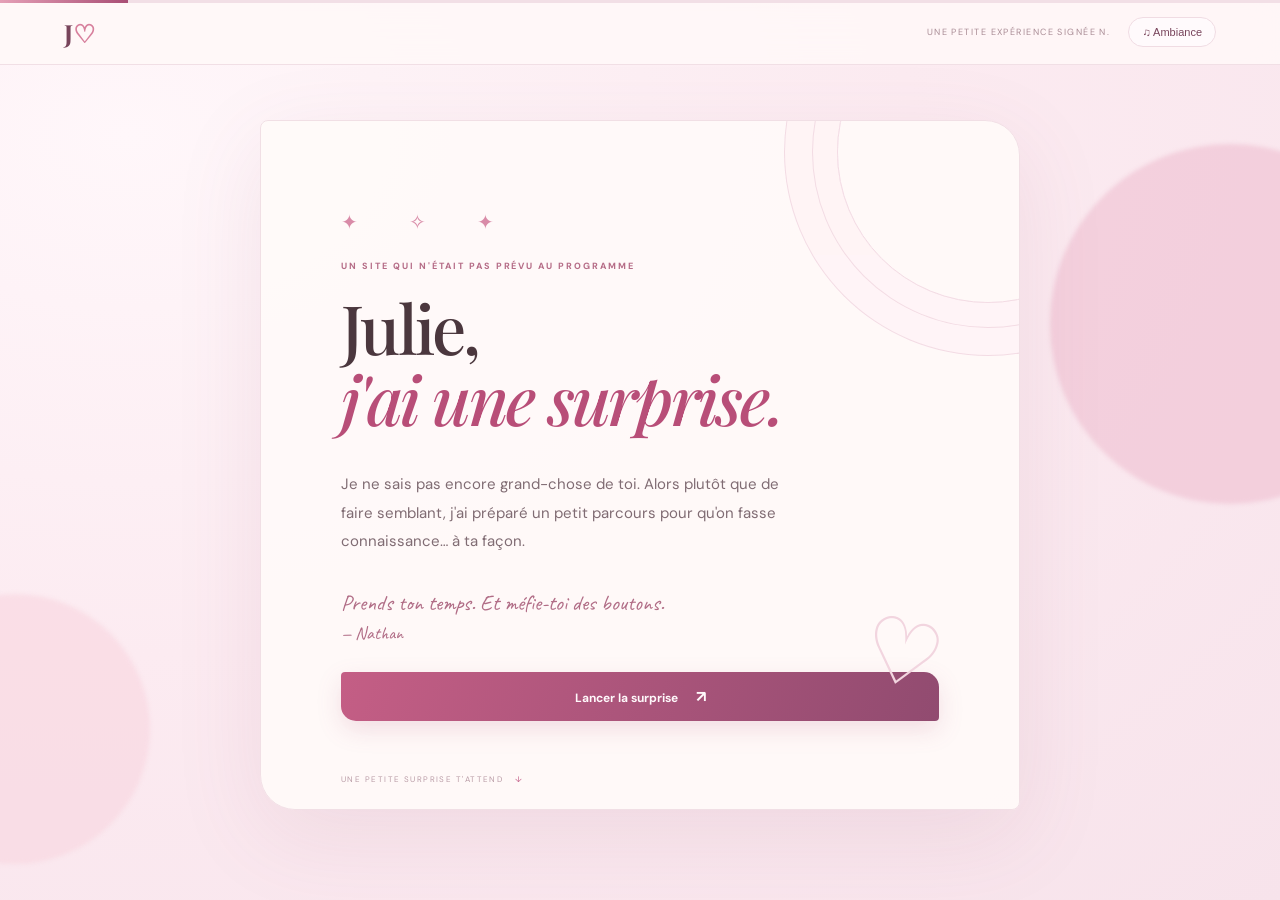
<file: index.html>
<!doctype html>
<html lang="fr">
<head>
<meta charset="utf-8"><meta name="viewport" content="width=device-width,initial-scale=1">
<meta name="theme-color" content="#fff0f4">
<title>Julie — une petite surprise</title>
<link rel="preconnect" href="https://fonts.googleapis.com">
<link href="https://fonts.googleapis.com/css2?family=DM+Sans:wght@400;500;600;700;800&family=Playfair+Display:ital,wght@0,500;0,600;0,700;1,500;1,600&family=Caveat:wght@500;600;700&display=swap" rel="stylesheet">
<link rel="stylesheet" href="style.css">
</head>
<body>
<div class="ambient a1"></div><div class="ambient a2"></div>
<header class="top"><a class="logo" href="#" aria-label="Accueil">J<span>♡</span></a><div class="top-right"><span>UNE PETITE EXPÉRIENCE SIGNÉE N.</span><button id="sound" class="sound">♫ <span>Ambiance</span></button></div></header>
<div class="progress"><i id="progress"></i></div>
<main>
<section class="page active" id="p0">
 <div class="hero">
  <div class="sparkle">✦ &nbsp; ✧ &nbsp; ✦</div><p class="kicker">UN SITE QUI N'ÉTAIT PAS PRÉVU AU PROGRAMME</p>
  <h1>Julie,<br><em>j'ai une surprise.</em></h1>
  <p class="hero-copy">Je ne sais pas encore grand-chose de toi. Alors plutôt que de faire semblant, j'ai préparé un petit parcours pour qu'on fasse connaissance… à ta façon.</p>
  <div class="hero-sign">Prends ton temps. Et méfie-toi des boutons. <span>— Nathan</span></div>
  <button class="btn primary" id="startVideo">Lancer la surprise <b>↗</b></button>
  <div class="scroll-hint">UNE PETITE SURPRISE T'ATTEND <span>↓</span></div>
 </div>
</section>

<section class="page" id="p1">
 <div class="sheet video-sheet">
  <p class="kicker">BON, ON COMMENCE PAR ÇA</p><h2>Une petite pause<br><em>avant les questions.</em></h2>
  <p class="sub">Regarde jusqu'au bout. Je ne dirai rien… pour le moment.</p>
  <div class="video-frame"><div class="video-glow"></div><video id="introVideo" controls playsinline preload="metadata"><source src="assets/intro-julie.mp4" type="video/mp4"></video><span class="video-tag">10 SECONDES DE SUSPENSE</span></div>
  <div class="hand">Voilà. Maintenant que tu es dans l'ambiance… on peut parler de toi.</div>
  <div class="nav"><button class="btn ghost back">← Revoir le début</button><button class="btn primary next">Je suis prête, je crois <b>→</b></button></div>
 </div>
</section>

<section class="page" id="p2">
 <div class="sheet">
  <p class="kicker">01 — PETITE PRÉSENTATION</p><h2>Qui se cache<br><em>derrière Julie ?</em></h2>
  <p class="sub">Promis, ce n'est pas un interrogatoire. Tu peux passer une question si tu préfères garder le mystère.</p>
  <label>Tu as des origines d'où ?</label><input data-key="origines" placeholder="Un pays, plusieurs, un joli mélange…">
  <label>Tu as grandi où ?</label><input data-key="origineVille" placeholder="Ville, région, ailleurs…">
  <label>Tu as des frères et sœurs ?</label><div class="choices" data-key="fratrie"><button>Fille unique</button><button>Un frère</button><button>Une sœur</button><button>Plusieurs frères et sœurs</button><button>Je garde le suspense</button></div>
  <label>Et dans la famille, tu es plutôt…</label><div class="choices" data-key="placeFamille"><button>L'aînée</button><button>La petite dernière</button><button>Au milieu</button><button>Ça dépend des jours 😇</button></div>
  <label>Trois mots pour te décrire ?</label><input data-key="troisMots" placeholder="Spontanée, drôle, réservée…">
  <div class="nav"><button class="btn ghost back">← Retour</button><button class="btn primary next">Suivant <b>→</b></button></div>
 </div>
</section>

<section class="page" id="p3">
 <div class="sheet">
  <p class="kicker">02 — LES PETITS DÉTAILS</p><h2>Ta personnalité,<br><em>version vraie.</em></h2>
  <label>Tu es plutôt…</label><div class="choices multi" data-key="personnalite"><button>Calme, mais pas tout le temps</button><button>Très sociable</button><button>Timide au début</button><button>Un peu imprévisible</button><button>Un mélange de tout ça</button></div>
  <label>Ta couleur préférée ? (choisis-en plusieurs si tu veux)</label><div class="palette multi" data-key="couleurs">
   <button><i style="background:#171719"></i>Noir</button><button><i style="background:#fff;border:1px solid #ddd"></i>Blanc</button><button><i style="background:#92949a"></i>Gris</button><button><i style="background:#5a86c5"></i>Bleu</button><button><i style="background:#ee9ebd"></i>Rose</button><button><i style="background:#c74751"></i>Rouge</button><button><i style="background:#5c9b75"></i>Vert</button>
  </div>
  <label>Qu'est-ce qui te met instantanément de bonne humeur ?</label><textarea data-key="bonneHumeur" placeholder="Une chanson, une personne, un endroit, un petit rien…"></textarea>
  <label>Ton dimanche parfait ?</label><div class="choices" data-key="dimanche"><button>Cocooning à la maison</button><button>Sortie improvisée</button><button>Famille / amis</button><button>Un peu de tout</button><button>Ça dépend de l'humeur</button></div>
  <div class="nav"><button class="btn ghost back">← Retour</button><button class="btn primary next">Suivant <b>→</b></button></div>
 </div>
</section>

<section class="page" id="p4">
 <div class="sheet">
  <p class="kicker">03 — TA VIE, TES ENVIES</p><h2>Et en dehors<br><em>des jolies photos ?</em></h2>
  <label>Tu travailles dans l'événementiel : qu'est-ce qui te plaît le plus dans ce domaine ?</label><textarea data-key="evenementiel" placeholder="L'organisation, la créativité, les rencontres, l'ambiance…"></textarea>
  <label>Tu as un projet qui te tient particulièrement à cœur ?</label><textarea data-key="projetCoeur" placeholder="Professionnel ou personnel…"></textarea>
  <label>Quand tu imagines ta vie dans 5 ans, tu te vois où ?</label><textarea data-key="dans5ans" placeholder="Un métier, une ville, des voyages, une vie de famille…"></textarea>
  <label>Le rêve que tu aimerais vraiment réaliser un jour ?</label><input data-key="reve" placeholder="Même un rêve un peu fou.">
  <div class="note">Petite parenthèse sur moi : je travaille dans la cybersécurité, mais j'ai aussi touché un peu au développement web. Alors qui sait… avec quelqu'un qui connaît l'événementiel, je pourrais peut-être créer des sites pour de beaux projets. Une future collaboration ? 👀</div>
  <div class="nav"><button class="btn ghost back">← Retour</button><button class="btn primary next">Suivant <b>→</b></button></div>
 </div>
</section>

<section class="page" id="p5">
 <div class="sheet">
  <p class="kicker">04 — LE PROGRAMME IDÉAL</p><h2>Si on avait<br><em>une journée libre…</em></h2>
  <p class="sub">Sélectionne toutes les activités qui te tentent. Je prends des notes pour les futures idées de sorties.</p>
  <div class="activity-grid multi" data-key="activites">
   <button class="activity"><span>01 / DÉCOUVERTE</span><b>Un aquarium</b><small>Un monde sous l'eau, tranquille et joli.</small></button>
   <button class="activity"><span>02 / CULTURE</span><b>Un musée ou une expo</b><small>Découvrir quelque chose et en parler après.</small></button>
   <button class="activity"><span>03 / GOURMAND</span><b>Un restaurant</b><small>Tester une bonne adresse, évidemment.</small></button>
   <button class="activity"><span>04 / FUN</span><b>Bowling / arcade</b><small>Avec un minimum de mauvaise foi si je perds.</small></button>
   <button class="activity"><span>05 / GRAND AIR</span><b>Une balade</b><small>Marcher, discuter, prendre l'air.</small></button>
   <button class="activity"><span>06 / CRÉATIF</span><b>Atelier / expérience</b><small>Cuisine, peinture, poterie… à découvrir.</small></button>
   <button class="activity"><span>07 / SPECTACLE</span><b>Concert / spectacle</b><small>Une belle ambiance et des souvenirs.</small></button>
   <button class="activity"><span>08 / SURPRISE</span><b>Tu choisis pour moi</b><small>Je te fais confiance… enfin presque.</small></button>
  </div>
  <label>Une activité que tu rêves de faire, même si elle n'est pas dans la liste ?</label><textarea data-key="activiteLibre" placeholder="Je suis ouvert aux propositions…"></textarea>
  <label>Et pour une soirée tranquille ?</label><div class="choices" data-key="soiree"><button>Film / série</button><button>Discuter pendant des heures</button><button>Jeux / défis</button><button>Sortir sur un coup de tête</button><button>Selon l'humeur</button></div>
  <div class="nav"><button class="btn ghost back">← Retour</button><button class="btn primary next">Suivant <b>→</b></button></div>
 </div>
</section>

<section class="page" id="p6">
 <div class="sheet">
  <p class="kicker">05 — PETIT TEST DE COMPATIBILITÉ</p><h2>On vérifie<br><em>deux-trois choses.</em></h2>
  <label>Pour voyager, tu es plutôt…</label><div class="choices" data-key="voyage"><button>Tout organiser</button><button>Partir à l'aventure</button><button>Un mélange des deux</button></div>
  <label>Pour communiquer, tu préfères…</label><div class="choices" data-key="communication"><button>Messages toute la journée</button><button>Appels</button><button>Vocaux de 5 minutes 😭</button><button>Ça dépend de la personne</button></div>
  <label>Qu'est-ce que tu apprécies le plus chez quelqu'un ?</label><div class="choices multi" data-key="qualites"><button>L'humour</button><button>La sincérité</button><button>L'attention</button><button>L'ambition</button><button>La douceur</button><button>La loyauté</button><button>La spontanéité</button></div>
  <label>Un détail qui peut te faire craquer chez quelqu'un ?</label><input data-key="detailCraquant" placeholder="Je prends des notes, promis.">
  <div class="hand">Certaines questions, je les garde pour une vraie conversation. C'est quand même mieux que de tout raconter derrière un écran.</div>
  <div class="nav"><button class="btn ghost back">← Retour</button><button class="btn primary next">Suivant <b>→</b></button></div>
 </div>
</section>

<section class="page" id="p7">
 <div class="sheet">
  <p class="kicker">06 — UNE OPTION, AUCUNE PRESSION</p><h2>Et si on se<br><em>voyait bientôt ?</em></h2>
  <p class="sub">Je te propose une petite option facultative. Si tu en as envie, indique-moi quand tu aimerais qu'on se rencontre. Si tu préfères discuter encore avant, c'est très bien aussi.</p>
  <div class="date-card">
   <div class="date-icon">♡</div><p class="date-title">Ton timing idéal</p>
   <div class="choices vertical" data-key="timing"><button>Dans les prochains jours</button><button>Dans les deux prochaines semaines</button><button>Le mois prochain</button><button>Quand nos agendas le permettront</button><button>Je préfère qu'on en reparle</button></div>
   <label>Tu as une date en tête ? (facultatif)</label><input type="date" data-key="dateSouhaitee">
   <label>Une période ou un jour qui t'arrange ?</label><input data-key="disponibilites" placeholder="Un week-end, après le travail…">
   <label>Tu imagines plutôt quoi pour ce premier moment ?</label><div class="choices" data-key="premierRdv"><button>Un café / verre</button><button>Un resto</button><button>Une activité</button><button>Une balade</button><button>Surprise, propose-moi</button></div>
  </div>
  <div class="note">Aucune date limite pour répondre, aucune obligation de dire oui. C'est juste pour savoir ce qui te ferait plaisir.</div>
  <div class="nav"><button class="btn ghost back">← Retour</button><button class="btn primary next">Encore une dernière page <b>→</b></button></div>
 </div>
</section>

<section class="page" id="p8">
 <div class="sheet finale">
  <div class="big-heart">♡</div><p class="kicker">DERNIÈRE PAGE — PROMIS</p>
  <h2>Julie, le plus<br><em>important reste à découvrir.</em></h2>
  <p>Je t'ai dit que je travaillais dans la cybersécurité, mais tu as maintenant la preuve que je peux aussi faire autre chose qu'aligner des lignes de code. 😄</p>
  <p>J'ai créé ce petit site pour sortir du classique « salut, ça va ? ». Je ne connais pas encore tes réponses, tes histoires, tes petites habitudes ou ce qui te fait rire. C'est justement ce qui rend la découverte intéressante.</p>
  <p>Merci d'avoir joué le jeu. Et si tu as souri au moins une fois, le développeur considère que le projet est validé.</p>
  <div class="signature">Nathan</div>
  <div class="monkey-trap"><p class="kicker">PS : UN DERNIER TRUC…</p><h3>Il y a un bouton suspect.</h3><p>Je te conseille de ne pas cliquer. Vraiment. Il n'apporte absolument rien à ta vie.</p><button class="btn primary" id="monkeyBtn">Surtout ne pas cliquer 🙈</button><small id="monkeyHint">Je t'aurai prévenue.</small></div>
  <div class="nav"><button class="btn ghost back">← Retour</button><button class="btn primary" id="showSummary">Voir mon récapitulatif <b>→</b></button></div>
 </div>
</section>

<section class="page" id="p9">
 <div class="sheet">
  <p class="kicker">TON PETIT CARNET</p><h2>Les réponses<br><em>de Julie.</em></h2>
  <p class="sub">Tu peux copier tes réponses et me les envoyer si tu en as envie. Rien n'est transmis automatiquement.</p>
  <div id="summary" class="summary"></div>
  <div class="nav"><button class="btn ghost" id="copy">Copier les réponses</button><button class="btn primary" id="restart">Recommencer ↻</button></div>
  <p class="privacy">Tes réponses restent dans cette page pendant ta visite. Elles ne sont envoyées à aucun serveur.</p>
 </div>
</section>
</main>
<button class="pause-fab" id="pauseFab" aria-label="Faire une pause">Ⅱ <span>Faire une pause</span></button>
<div class="pause-overlay" id="pauseOverlay" aria-hidden="true"><div class="pause-panel"><button class="close" id="closePause" aria-label="Fermer">×</button><p class="kicker">PETITE PAUSE BIEN MÉRITÉE</p><h2>On souffle<br><em>un instant ?</em></h2><p class="pause-copy">Pas besoin de répondre à tout d'un coup. Profite de cette petite parenthèse, et reprends quand tu veux.</p><div class="pause-video"><video id="pauseVideo" controls playsinline preload="metadata"><source src="assets/moment-de-pause.mp4" type="video/mp4"></video></div><button class="btn primary" id="resumePause">Reprendre les questions <b>→</b></button></div></div>
<div class="toast" id="toast"></div>
<div class="overlay" id="surprise" aria-hidden="true"><div class="popup"><button class="close" id="closePopup">×</button><p class="kicker">JE T'AVAIS PRÉVENUE.</p><img src="assets/singe-surprise.png" alt="Un chimpanzé fait un doigt d'honneur"><h2>Bon. On va dire que tu l'as cherché. 😭</h2><p>Allez, je plaisante. Merci d'avoir joué le jeu, Julie ♡</p><button class="btn primary" id="okPopup">Je retourne au calme</button></div></div>
<script src="script.js"></script>
</body></html>
</file>
<file: style.css>
*{box-sizing:border-box} :root{--ink:#45363a;--muted:#8d777e;--rose:#d77f9c;--hot:#b84e78;--pale:#fff1f5;--paper:#fffaf9;--line:#f0dce3;--wine:#78445b}
html{scroll-behavior:smooth}body{margin:0;background:radial-gradient(ellipse at 10% 15%,#fff7fa,#fcebf1 48%,#f7e3eb);color:var(--ink);font-family:"DM Sans",sans-serif;min-height:100vh;overflow-x:hidden}
.ambient{position:fixed;z-index:-1;border-radius:50%;filter:blur(2px);pointer-events:none}.a1{width:360px;height:360px;right:-130px;top:16%;background:#f1c4d4aa}.a2{width:270px;height:270px;left:-120px;bottom:4%;background:#f8d5df99}
.top{height:65px;position:fixed;top:0;left:0;right:0;z-index:10;display:flex;align-items:center;justify-content:space-between;padding:0 5vw;background:#fff8f8d9;backdrop-filter:blur(15px);border-bottom:1px solid #f1dfe5}
.logo{font:700 25px "Playfair Display";color:var(--wine);text-decoration:none}.logo span{color:var(--rose)}.top-right{display:flex;align-items:center;gap:18px;color:#a98b94;font-size:9px;letter-spacing:.16em}.sound{border:1px solid var(--line);border-radius:30px;background:#fffafc;color:var(--wine);padding:8px 13px;font-size:11px;cursor:pointer}
.progress{position:fixed;top:0;left:0;right:0;height:3px;z-index:12;background:#f2dfe6}.progress i{display:block;width:10%;height:100%;background:linear-gradient(90deg,#e5a0b7,#a94e75);transition:width .5s}
main{padding:65px 15px 35px}.page{display:none;min-height:calc(100vh - 100px);place-items:center;padding:35px 0}.page.active{display:grid;animation:pageIn .65s cubic-bezier(.2,.8,.2,1) both}@keyframes pageIn{from{opacity:0;transform:translateY(25px) scale(.985);filter:blur(4px)}to{opacity:1;transform:none;filter:none}}
.hero,.sheet{width:min(760px,100%);position:relative;background:#fffaf9ed;border:1px solid #f1dfe5;box-shadow:0 25px 90px #8f52691a;border-radius:8px 35px 8px 35px}
.hero{min-height:690px;padding:clamp(35px,8vw,80px);display:flex;flex-direction:column;justify-content:center;overflow:hidden}.hero:before{content:"";position:absolute;width:300px;height:300px;border:1px solid #f0d4df;border-radius:50%;right:-120px;top:-120px;box-shadow:0 0 0 24px #fff3f6,0 0 0 25px #f0d4df,0 0 0 52px #fff3f6,0 0 0 53px #f0d4df;opacity:.8}.hero:after{content:"♡";position:absolute;right:10%;bottom:15%;font:90px Georgia;color:#f2d5df;transform:rotate(14deg)}
.sparkle{color:#d98ba8;font-size:20px;letter-spacing:9px;margin-bottom:25px;animation:twinkle 2.4s infinite alternate}@keyframes twinkle{to{opacity:.35;transform:translateY(-5px)}}
.kicker{font-size:9px;letter-spacing:.22em;font-weight:800;color:#b66d88;margin:0 0 20px}.hero h1,h2{font:500 clamp(43px,8vw,68px)/1.04 "Playfair Display",serif;letter-spacing:-.04em;color:#4b373e;margin:0 0 22px}.hero h1 em,h2 em{color:var(--hot);font-weight:500}.hero-copy{max-width:470px;font-size:15px;line-height:1.9;color:#806c73}.hero-sign{font:22px Caveat,cursive;color:#b16d86;margin:18px 0 28px}.hero-sign span{display:block;font-size:18px;margin-top:5px}.btn{border:0;border-radius:4px 15px 4px 15px;padding:14px 19px;font:700 12px "DM Sans";cursor:pointer;transition:transform .2s,box-shadow .2s,background .2s}.btn:hover{transform:translateY(-3px);box-shadow:0 12px 25px #9d55732b}.primary{background:linear-gradient(110deg,#c45e85,#914b70);color:#fff9fb;box-shadow:0 9px 24px #b55c802c}.primary b{padding-left:15px;font-size:16px}.ghost{background:#fff7f9;border:1px solid var(--line);color:#95677a}.scroll-hint{position:absolute;bottom:25px;left:clamp(35px,8vw,80px);font-size:8px;letter-spacing:.18em;color:#b99ba5}.scroll-hint span{padding-left:8px;color:#c35f88}
.sheet{padding:clamp(26px,6vw,58px);line-height:1.8}.sheet h2{font-size:clamp(38px,6.8vw,57px)}.sub{font-size:14px;color:#8a747b;line-height:1.8;margin:0 0 25px;max-width:580px}
label{display:block;font-size:12px;font-weight:800;color:#674d58;margin:22px 0 8px}input,textarea{width:100%;border:1px solid #efdde4;border-radius:4px 13px 4px 13px;padding:13px 15px;background:#fffefe;color:#493840;font:14px "DM Sans";outline:none}input:focus,textarea:focus{border-color:#d58ba5;box-shadow:0 0 0 3px #e8a8bf2b}textarea{min-height:80px;resize:vertical}
.choices{display:flex;flex-wrap:wrap;gap:8px}.choices button{border:1px solid #efdce4;background:#fffefe;color:#795d69;padding:10px 14px;border-radius:30px;font:500 12px "DM Sans";cursor:pointer;transition:.2s}.choices button:hover{border-color:#d58ba5;transform:translateY(-2px)}.choices button.selected{background:#f7dce6;border-color:#ca7796;color:#79425c;box-shadow:inset 0 0 0 1px #d28ba4}.vertical{display:grid;grid-template-columns:1fr}
.palette{display:grid;grid-template-columns:repeat(4,1fr);gap:9px}.palette button{border:1px solid #efdce4;border-radius:13px;background:#fff;padding:10px 5px;color:#765d67;font-size:11px;cursor:pointer}.palette i{display:block;height:37px;border-radius:8px;margin-bottom:7px}.palette button.selected{outline:2px solid #c76d91;outline-offset:2px;background:#fff3f7}
.nav{display:flex;justify-content:space-between;gap:12px;margin-top:34px;padding-top:20px;border-top:1px solid #f2e3e8}.nav .btn{min-width:130px}
.hand{font:22px Caveat,cursive;color:#b36e88;background:#fff0f5;border-left:2px solid #d58ba5;padding:13px 17px;margin:24px 0}
.note{background:#fff0f5;border:1px solid #f1dce4;border-left:3px solid #d27b9b;padding:17px 19px;border-radius:4px 15px 4px 15px;font-size:13px;line-height:1.8;color:#805d6b;margin:23px 0}
.video-sheet{max-width:720px}.video-frame{position:relative;max-width:370px;margin:25px auto;background:#1e151a;padding:8px;border-radius:22px;box-shadow:0 22px 50px #5c29402c;transform:rotate(-1deg)}.video-frame video{width:100%;display:block;border-radius:15px;max-height:560px;background:#1d1419}.video-tag{position:absolute;bottom:18px;right:17px;background:#fff0f5e8;color:#8e4b68;font-size:8px;letter-spacing:.12em;padding:7px 10px;border-radius:30px;pointer-events:none}.video-glow{position:absolute;inset:-12px;border:1px solid #edc2d2;border-radius:28px;z-index:-1;transform:rotate(3deg)}
.activity-grid{display:grid;grid-template-columns:repeat(2,1fr);gap:11px;margin:22px 0}.activity{min-height:145px;text-align:left;border:1px solid #f0dce4;background:#fffdfd;border-radius:5px 19px 5px 19px;padding:17px;display:flex;flex-direction:column;gap:7px;cursor:pointer;transition:.25s;color:#654c57}.activity:hover{transform:translateY(-4px) rotate(-.5deg);box-shadow:0 13px 28px #8f52691a}.activity.selected{background:#fbe8ef;border-color:#cc7c9b;box-shadow:inset 0 0 0 1px #cc7c9b}.activity span{font-size:8px;letter-spacing:.14em;color:#c27b96}.activity b{font:600 21px "Playfair Display"}.activity small{font-size:11px;color:#987f88;line-height:1.5}
.date-card{border:1px solid #f0dce4;background:linear-gradient(140deg,#fff5f8,#fffdfb);padding:22px;border-radius:5px 22px 5px 22px}.date-icon{font-size:35px;color:#d47d9e}.date-title{font:25px "Playfair Display";color:#74475b;margin:0 0 15px}.finale{background:linear-gradient(145deg,#fffaf9,#fff0f5)}.big-heart{font-size:48px;color:#d67e9e;margin-bottom:10px;animation:heartbeat 1.8s infinite}@keyframes heartbeat{50%{transform:scale(1.13)}}.signature{font:32px Caveat,cursive;color:#b35d83;margin:20px 0}.monkey-trap{margin:32px 0 10px;padding:20px;background:#fff0f5;border:1px dashed #d99ab2;border-radius:18px 5px 18px 5px}.monkey-trap h3{font:26px "Playfair Display";margin:0 0 5px;color:#6b4555}.monkey-trap p:not(.kicker){font-size:12px;color:#90737e}.monkey-trap small{display:block;margin-top:10px;color:#b16c88;font:17px Caveat}
.summary{display:grid;grid-template-columns:1fr 1fr;gap:9px;margin:25px 0}.summary-item{padding:13px;border:1px solid #f0dce4;background:#fffdfd;border-radius:4px 13px 4px 13px}.summary-item b{display:block;font-size:9px;letter-spacing:.1em;text-transform:uppercase;color:#b36c87;margin-bottom:5px}.summary-item span{font-size:13px;color:#69535d;line-height:1.5;overflow-wrap:anywhere}.privacy{font-size:10px;color:#ad929c;margin-top:20px}.toast{position:fixed;z-index:20;bottom:22px;left:50%;transform:translate(-50%,15px);opacity:0;background:#70495a;color:#fff;padding:10px 16px;border-radius:30px;font-size:12px;transition:.25s;pointer-events:none}.toast.show{opacity:1;transform:translate(-50%,0)}
.overlay{display:none;position:fixed;z-index:30;inset:0;background:#261921eF;backdrop-filter:blur(9px);place-items:center;padding:16px}.overlay.show{display:grid;animation:fade .25s}.popup{position:relative;width:min(470px,100%);max-height:92vh;overflow:auto;background:#fff8fa;border-radius:6px 25px 6px 25px;padding:25px;text-align:center;box-shadow:0 25px 100px #0008}.popup img{width:100%;max-height:45vh;object-fit:contain;border-radius:12px;margin:8px auto}.popup h2{font-size:clamp(27px,6vw,39px);margin:10px 0}.popup p:not(.kicker){font-size:13px;color:#886f79}.close{position:absolute;right:12px;top:10px;border:0;border-radius:50%;width:34px;height:34px;background:#f5e1e9;color:#754b5d;font-size:24px;cursor:pointer}
body.flip{animation:flip .85s cubic-bezier(.2,.8,.2,1)}@keyframes flip{0%{transform:rotate(0) scale(1)}45%{transform:rotate(180deg) scale(.88)}100%{transform:rotate(360deg) scale(1)}}@keyframes fade{from{opacity:0}to{opacity:1}}
@media(max-width:600px){.top{padding:0 17px}.top-right{gap:8px;font-size:7px}.sound span{display:none}.hero{min-height:630px;padding:30px}.hero:after{font-size:65px;right:8%;bottom:13%}.page{padding:22px 0}.sheet{padding:25px 20px}.activity-grid{gap:8px}.activity{min-height:135px;padding:13px}.activity b{font-size:18px}.palette{grid-template-columns:repeat(4,1fr)}.summary{grid-template-columns:1fr}.nav .btn{min-width:0;flex:1;padding:13px 10px}.video-frame{max-width:310px}}
@media(prefers-reduced-motion:reduce){*,*:before,*:after{animation:none!important;scroll-behavior:auto!important;transition:none!important}}

/* Pause button and interlude modal */
.pause-fab{position:fixed;right:22px;bottom:22px;z-index:15;border:1px solid #e9cbd7;background:#fff8fbf2;color:#94536f;border-radius:30px;padding:12px 17px;box-shadow:0 9px 28px #8f526926;font:700 11px "DM Sans";cursor:pointer;display:none;align-items:center;gap:9px;backdrop-filter:blur(12px);transition:.2s}
.pause-fab.visible{display:flex}.pause-fab:hover{transform:translateY(-3px);box-shadow:0 14px 30px #8f526936}.pause-fab:first-letter{font-size:15px}
.pause-overlay{display:none;position:fixed;inset:0;z-index:35;background:#2b1b24df;backdrop-filter:blur(10px);padding:18px;place-items:center;overflow:auto}.pause-overlay.show{display:grid;animation:fade .25s}
.pause-panel{position:relative;width:min(560px,100%);max-height:94vh;overflow:auto;background:#fff9fa;border:1px solid #f1dce4;border-radius:8px 28px 8px 28px;padding:clamp(24px,5vw,42px);text-align:center;box-shadow:0 25px 90px #0005}
.pause-panel h2{font-size:clamp(36px,7vw,51px);margin-bottom:12px}.pause-copy{font-size:13px;line-height:1.8;color:#8a747b;max-width:400px;margin:0 auto 18px}.pause-video{width:min(350px,100%);margin:18px auto 22px;padding:7px;background:#21171d;border-radius:17px;box-shadow:0 15px 38px #8f52692b}.pause-video video{display:block;width:100%;max-height:50vh;border-radius:11px;background:#21171d}
@media(max-width:600px){.pause-fab{right:12px;bottom:12px;padding:11px 14px}.pause-panel{padding:26px 19px}}
</file>
<file: julie_v2/style.css>
*{box-sizing:border-box} :root{--ink:#45363a;--muted:#8d777e;--rose:#d77f9c;--hot:#b84e78;--pale:#fff1f5;--paper:#fffaf9;--line:#f0dce3;--wine:#78445b}
html{scroll-behavior:smooth}body{margin:0;background:radial-gradient(ellipse at 10% 15%,#fff7fa,#fcebf1 48%,#f7e3eb);color:var(--ink);font-family:"DM Sans",sans-serif;min-height:100vh;overflow-x:hidden}
.ambient{position:fixed;z-index:-1;border-radius:50%;filter:blur(2px);pointer-events:none}.a1{width:360px;height:360px;right:-130px;top:16%;background:#f1c4d4aa}.a2{width:270px;height:270px;left:-120px;bottom:4%;background:#f8d5df99}
.top{height:65px;position:fixed;top:0;left:0;right:0;z-index:10;display:flex;align-items:center;justify-content:space-between;padding:0 5vw;background:#fff8f8d9;backdrop-filter:blur(15px);border-bottom:1px solid #f1dfe5}
.logo{font:700 25px "Playfair Display";color:var(--wine);text-decoration:none}.logo span{color:var(--rose)}.top-right{display:flex;align-items:center;gap:18px;color:#a98b94;font-size:9px;letter-spacing:.16em}.sound{border:1px solid var(--line);border-radius:30px;background:#fffafc;color:var(--wine);padding:8px 13px;font-size:11px;cursor:pointer}
.progress{position:fixed;top:0;left:0;right:0;height:3px;z-index:12;background:#f2dfe6}.progress i{display:block;width:10%;height:100%;background:linear-gradient(90deg,#e5a0b7,#a94e75);transition:width .5s}
main{padding:65px 15px 35px}.page{display:none;min-height:calc(100vh - 100px);place-items:center;padding:35px 0}.page.active{display:grid;animation:pageIn .65s cubic-bezier(.2,.8,.2,1) both}@keyframes pageIn{from{opacity:0;transform:translateY(25px) scale(.985);filter:blur(4px)}to{opacity:1;transform:none;filter:none}}
.hero,.sheet{width:min(760px,100%);position:relative;background:#fffaf9ed;border:1px solid #f1dfe5;box-shadow:0 25px 90px #8f52691a;border-radius:8px 35px 8px 35px}
.hero{min-height:690px;padding:clamp(35px,8vw,80px);display:flex;flex-direction:column;justify-content:center;overflow:hidden}.hero:before{content:"";position:absolute;width:300px;height:300px;border:1px solid #f0d4df;border-radius:50%;right:-120px;top:-120px;box-shadow:0 0 0 24px #fff3f6,0 0 0 25px #f0d4df,0 0 0 52px #fff3f6,0 0 0 53px #f0d4df;opacity:.8}.hero:after{content:"♡";position:absolute;right:10%;bottom:15%;font:90px Georgia;color:#f2d5df;transform:rotate(14deg)}
.sparkle{color:#d98ba8;font-size:20px;letter-spacing:9px;margin-bottom:25px;animation:twinkle 2.4s infinite alternate}@keyframes twinkle{to{opacity:.35;transform:translateY(-5px)}}
.kicker{font-size:9px;letter-spacing:.22em;font-weight:800;color:#b66d88;margin:0 0 20px}.hero h1,h2{font:500 clamp(43px,8vw,68px)/1.04 "Playfair Display",serif;letter-spacing:-.04em;color:#4b373e;margin:0 0 22px}.hero h1 em,h2 em{color:var(--hot);font-weight:500}.hero-copy{max-width:470px;font-size:15px;line-height:1.9;color:#806c73}.hero-sign{font:22px Caveat,cursive;color:#b16d86;margin:18px 0 28px}.hero-sign span{display:block;font-size:18px;margin-top:5px}.btn{border:0;border-radius:4px 15px 4px 15px;padding:14px 19px;font:700 12px "DM Sans";cursor:pointer;transition:transform .2s,box-shadow .2s,background .2s}.btn:hover{transform:translateY(-3px);box-shadow:0 12px 25px #9d55732b}.primary{background:linear-gradient(110deg,#c45e85,#914b70);color:#fff9fb;box-shadow:0 9px 24px #b55c802c}.primary b{padding-left:15px;font-size:16px}.ghost{background:#fff7f9;border:1px solid var(--line);color:#95677a}.scroll-hint{position:absolute;bottom:25px;left:clamp(35px,8vw,80px);font-size:8px;letter-spacing:.18em;color:#b99ba5}.scroll-hint span{padding-left:8px;color:#c35f88}
.sheet{padding:clamp(26px,6vw,58px);line-height:1.8}.sheet h2{font-size:clamp(38px,6.8vw,57px)}.sub{font-size:14px;color:#8a747b;line-height:1.8;margin:0 0 25px;max-width:580px}
label{display:block;font-size:12px;font-weight:800;color:#674d58;margin:22px 0 8px}input,textarea{width:100%;border:1px solid #efdde4;border-radius:4px 13px 4px 13px;padding:13px 15px;background:#fffefe;color:#493840;font:14px "DM Sans";outline:none}input:focus,textarea:focus{border-color:#d58ba5;box-shadow:0 0 0 3px #e8a8bf2b}textarea{min-height:80px;resize:vertical}
.choices{display:flex;flex-wrap:wrap;gap:8px}.choices button{border:1px solid #efdce4;background:#fffefe;color:#795d69;padding:10px 14px;border-radius:30px;font:500 12px "DM Sans";cursor:pointer;transition:.2s}.choices button:hover{border-color:#d58ba5;transform:translateY(-2px)}.choices button.selected{background:#f7dce6;border-color:#ca7796;color:#79425c;box-shadow:inset 0 0 0 1px #d28ba4}.vertical{display:grid;grid-template-columns:1fr}
.palette{display:grid;grid-template-columns:repeat(4,1fr);gap:9px}.palette button{border:1px solid #efdce4;border-radius:13px;background:#fff;padding:10px 5px;color:#765d67;font-size:11px;cursor:pointer}.palette i{display:block;height:37px;border-radius:8px;margin-bottom:7px}.palette button.selected{outline:2px solid #c76d91;outline-offset:2px;background:#fff3f7}
.nav{display:flex;justify-content:space-between;gap:12px;margin-top:34px;padding-top:20px;border-top:1px solid #f2e3e8}.nav .btn{min-width:130px}
.hand{font:22px Caveat,cursive;color:#b36e88;background:#fff0f5;border-left:2px solid #d58ba5;padding:13px 17px;margin:24px 0}
.note{background:#fff0f5;border:1px solid #f1dce4;border-left:3px solid #d27b9b;padding:17px 19px;border-radius:4px 15px 4px 15px;font-size:13px;line-height:1.8;color:#805d6b;margin:23px 0}
.video-sheet{max-width:720px}.video-frame{position:relative;max-width:370px;margin:25px auto;background:#1e151a;padding:8px;border-radius:22px;box-shadow:0 22px 50px #5c29402c;transform:rotate(-1deg)}.video-frame video{width:100%;display:block;border-radius:15px;max-height:560px;background:#1d1419}.video-tag{position:absolute;bottom:18px;right:17px;background:#fff0f5e8;color:#8e4b68;font-size:8px;letter-spacing:.12em;padding:7px 10px;border-radius:30px;pointer-events:none}.video-glow{position:absolute;inset:-12px;border:1px solid #edc2d2;border-radius:28px;z-index:-1;transform:rotate(3deg)}
.activity-grid{display:grid;grid-template-columns:repeat(2,1fr);gap:11px;margin:22px 0}.activity{min-height:145px;text-align:left;border:1px solid #f0dce4;background:#fffdfd;border-radius:5px 19px 5px 19px;padding:17px;display:flex;flex-direction:column;gap:7px;cursor:pointer;transition:.25s;color:#654c57}.activity:hover{transform:translateY(-4px) rotate(-.5deg);box-shadow:0 13px 28px #8f52691a}.activity.selected{background:#fbe8ef;border-color:#cc7c9b;box-shadow:inset 0 0 0 1px #cc7c9b}.activity span{font-size:8px;letter-spacing:.14em;color:#c27b96}.activity b{font:600 21px "Playfair Display"}.activity small{font-size:11px;color:#987f88;line-height:1.5}
.date-card{border:1px solid #f0dce4;background:linear-gradient(140deg,#fff5f8,#fffdfb);padding:22px;border-radius:5px 22px 5px 22px}.date-icon{font-size:35px;color:#d47d9e}.date-title{font:25px "Playfair Display";color:#74475b;margin:0 0 15px}.finale{background:linear-gradient(145deg,#fffaf9,#fff0f5)}.big-heart{font-size:48px;color:#d67e9e;margin-bottom:10px;animation:heartbeat 1.8s infinite}@keyframes heartbeat{50%{transform:scale(1.13)}}.signature{font:32px Caveat,cursive;color:#b35d83;margin:20px 0}.monkey-trap{margin:32px 0 10px;padding:20px;background:#fff0f5;border:1px dashed #d99ab2;border-radius:18px 5px 18px 5px}.monkey-trap h3{font:26px "Playfair Display";margin:0 0 5px;color:#6b4555}.monkey-trap p:not(.kicker){font-size:12px;color:#90737e}.monkey-trap small{display:block;margin-top:10px;color:#b16c88;font:17px Caveat}
.summary{display:grid;grid-template-columns:1fr 1fr;gap:9px;margin:25px 0}.summary-item{padding:13px;border:1px solid #f0dce4;background:#fffdfd;border-radius:4px 13px 4px 13px}.summary-item b{display:block;font-size:9px;letter-spacing:.1em;text-transform:uppercase;color:#b36c87;margin-bottom:5px}.summary-item span{font-size:13px;color:#69535d;line-height:1.5;overflow-wrap:anywhere}.privacy{font-size:10px;color:#ad929c;margin-top:20px}.toast{position:fixed;z-index:20;bottom:22px;left:50%;transform:translate(-50%,15px);opacity:0;background:#70495a;color:#fff;padding:10px 16px;border-radius:30px;font-size:12px;transition:.25s;pointer-events:none}.toast.show{opacity:1;transform:translate(-50%,0)}
.overlay{display:none;position:fixed;z-index:30;inset:0;background:#261921eF;backdrop-filter:blur(9px);place-items:center;padding:16px}.overlay.show{display:grid;animation:fade .25s}.popup{position:relative;width:min(470px,100%);max-height:92vh;overflow:auto;background:#fff8fa;border-radius:6px 25px 6px 25px;padding:25px;text-align:center;box-shadow:0 25px 100px #0008}.popup img{width:100%;max-height:45vh;object-fit:contain;border-radius:12px;margin:8px auto}.popup h2{font-size:clamp(27px,6vw,39px);margin:10px 0}.popup p:not(.kicker){font-size:13px;color:#886f79}.close{position:absolute;right:12px;top:10px;border:0;border-radius:50%;width:34px;height:34px;background:#f5e1e9;color:#754b5d;font-size:24px;cursor:pointer}
body.flip{animation:flip .85s cubic-bezier(.2,.8,.2,1)}@keyframes flip{0%{transform:rotate(0) scale(1)}45%{transform:rotate(180deg) scale(.88)}100%{transform:rotate(360deg) scale(1)}}@keyframes fade{from{opacity:0}to{opacity:1}}
@media(max-width:600px){.top{padding:0 17px}.top-right{gap:8px;font-size:7px}.sound span{display:none}.hero{min-height:630px;padding:30px}.hero:after{font-size:65px;right:8%;bottom:13%}.page{padding:22px 0}.sheet{padding:25px 20px}.activity-grid{gap:8px}.activity{min-height:135px;padding:13px}.activity b{font-size:18px}.palette{grid-template-columns:repeat(4,1fr)}.summary{grid-template-columns:1fr}.nav .btn{min-width:0;flex:1;padding:13px 10px}.video-frame{max-width:310px}}
@media(prefers-reduced-motion:reduce){*,*:before,*:after{animation:none!important;scroll-behavior:auto!important;transition:none!important}}
</file>
